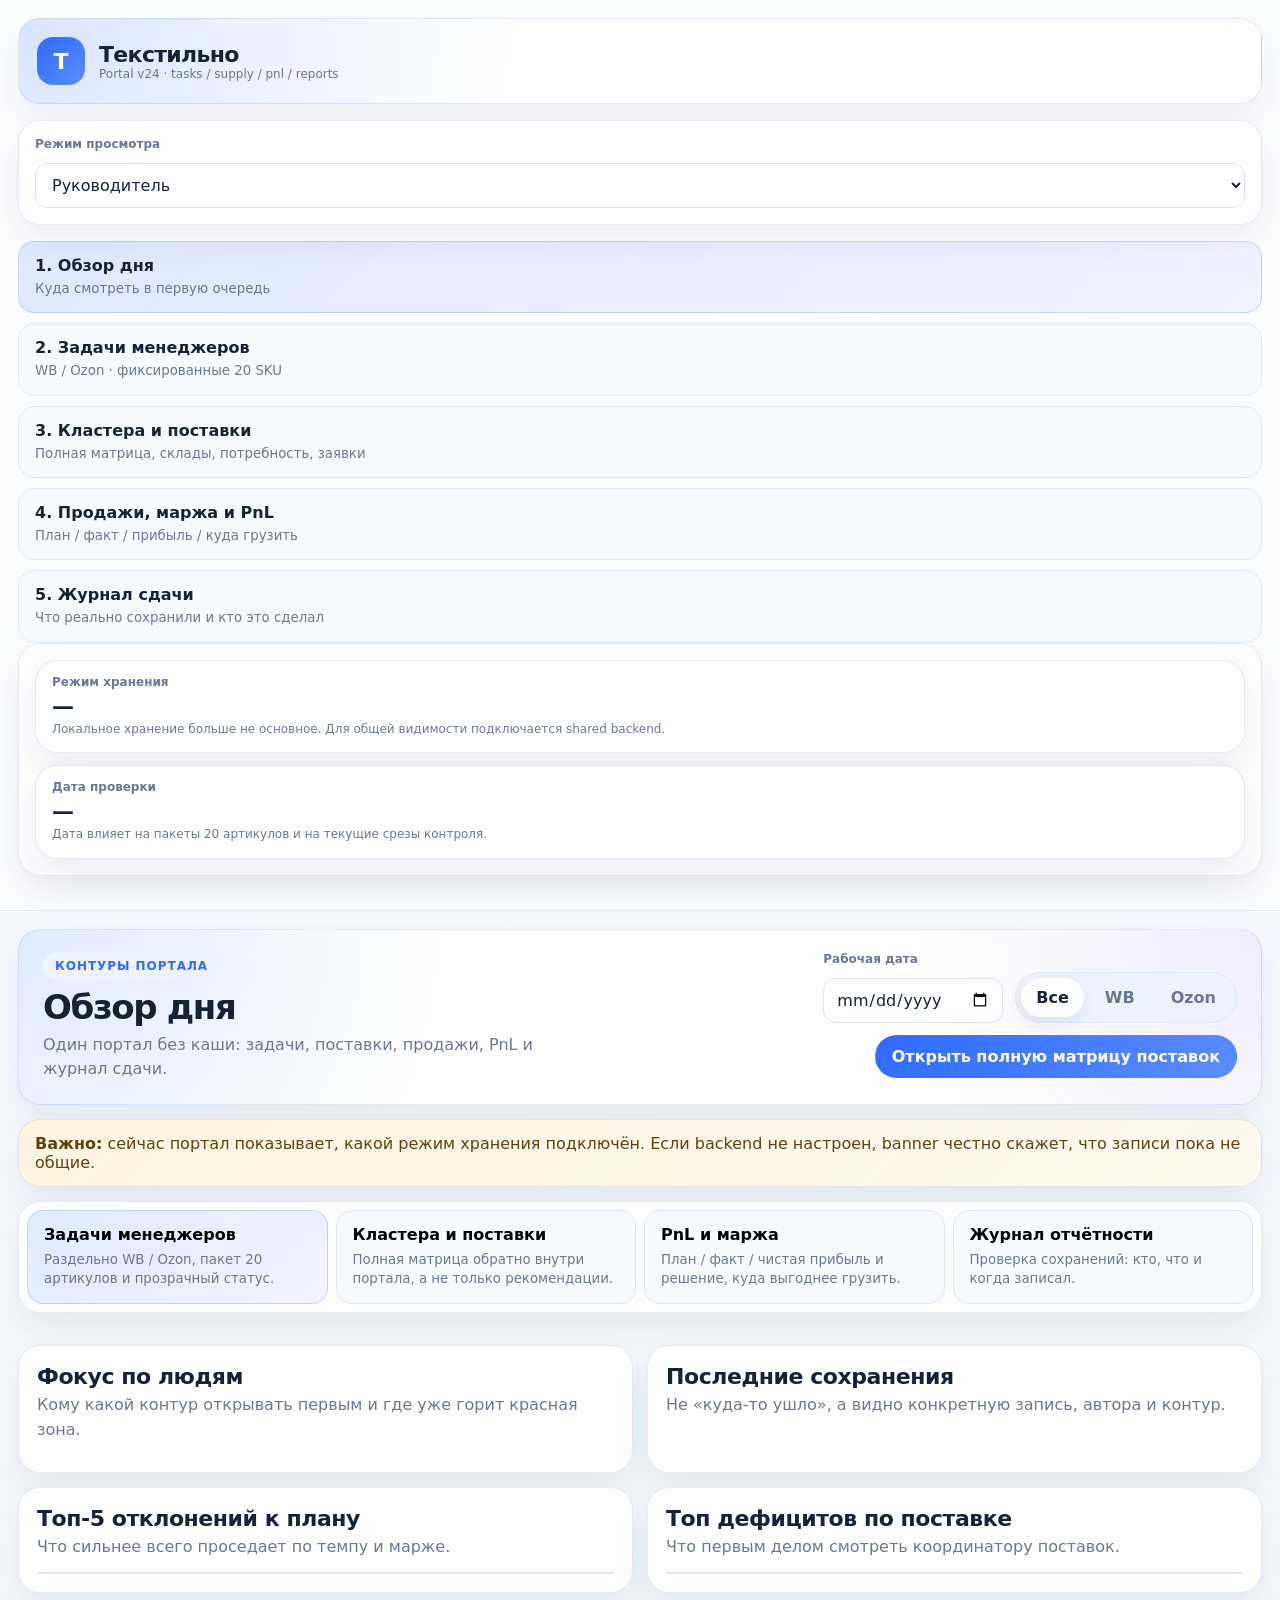
<file: index.html>
<!DOCTYPE html>
<html lang="ru">
<head>
  <meta charset="UTF-8" />
  <meta name="viewport" content="width=device-width, initial-scale=1.0" />
  <title>Текстильно · Portal v24</title>
  <meta name="description" content="Портал Текстильно: задачи менеджеров, кластера и поставки, продажи, PnL и журнал сдачи." />
  <link rel="stylesheet" href="portal.css?v=v36-worklog-fix" />
  <script src="config.js?v=v36-worklog-fix"></script>
  <script defer src="shared-storage.js?v=v36-worklog-fix"></script>
  <script defer src="portal.js?v=v36-worklog-fix"></script>
</head>
<body>
  <div class="portal-shell">
    <aside class="sidebar">
      <div class="brand-block">
        <div class="brand-mark">Т</div>
        <div>
          <div class="brand-name">Текстильно</div>
          <div class="brand-sub">Portal v24 · tasks / supply / pnl / reports</div>
        </div>
      </div>

      <section class="side-section">
        <label class="field">
          <span>Режим просмотра</span>
          <select id="roleSelect">
            <option value="leader">Руководитель</option>
            <option value="manager_wb">Менеджер WB</option>
            <option value="manager_ozon">Менеджер Ozon</option>
            <option value="coordinator_supply">Координатор поставок</option>
          </select>
        </label>
      </section>

      <nav class="main-nav" id="mainNav">
        <button class="nav-link active" data-view="dashboard"><span>1. Обзор дня</span><small>Куда смотреть в первую очередь</small></button>
        <button class="nav-link" data-view="tasks"><span>2. Задачи менеджеров</span><small>WB / Ozon · фиксированные 20 SKU</small></button>
        <button class="nav-link" data-view="supply"><span>3. Кластера и поставки</span><small>Полная матрица, склады, потребность, заявки</small></button>
        <button class="nav-link" data-view="control"><span>4. Продажи, маржа и PnL</span><small>План / факт / прибыль / куда грузить</small></button>
        <button class="nav-link" data-view="reports"><span>5. Журнал сдачи</span><small>Что реально сохранили и кто это сделал</small></button>
      </nav>

      <section class="side-section compact-cards">
        <article class="mini-card">
          <span>Режим хранения</span>
          <strong id="storageModeLabel">—</strong>
          <small>Локальное хранение больше не основное. Для общей видимости подключается shared backend.</small>
        </article>
        <article class="mini-card">
          <span>Дата проверки</span>
          <strong id="currentDateLabel">—</strong>
          <small>Дата влияет на пакеты 20 артикулов и на текущие срезы контроля.</small>
        </article>
      </section>
    </aside>

    <div class="content-shell">
      <header class="topbar">
        <div>
          <div class="eyebrow">Контуры портала</div>
          <h1 id="pageTitle">Обзор дня</h1>
          <p id="pageSubtitle">Один портал без каши: задачи, поставки, продажи, PnL и журнал сдачи.</p>
        </div>
        <div class="topbar-actions">
          <label class="field compact">
            <span>Рабочая дата</span>
            <input id="workDateInput" type="date" />
          </label>
          <div class="segmented" id="platformToggle">
            <button class="seg-btn active" data-platform="All" type="button">Все</button>
            <button class="seg-btn" data-platform="WB" type="button">WB</button>
            <button class="seg-btn" data-platform="Ozon" type="button">Ozon</button>
          </div>
          <a class="btn btn-primary" id="openSupplyFullLink" href="nina.html">Открыть полную матрицу поставок</a>
        </div>
      </header>

      <section class="sync-banner" id="syncBanner">
        <strong>Важно:</strong> сейчас портал показывает, какой режим хранения подключён. Если backend не настроен, banner честно скажет, что записи пока не общие.
      </section>

      <section class="contour-strip" id="contourStrip">
        <button class="contour-tile active" data-view="tasks" type="button">
          <strong>Задачи менеджеров</strong>
          <small>Раздельно WB / Ozon, пакет 20 артикулов и прозрачный статус.</small>
        </button>
        <button class="contour-tile" data-view="supply" type="button">
          <strong>Кластера и поставки</strong>
          <small>Полная матрица обратно внутри портала, а не только рекомендации.</small>
        </button>
        <button class="contour-tile" data-view="control" type="button">
          <strong>PnL и маржа</strong>
          <small>План / факт / чистая прибыль и решение, куда выгоднее грузить.</small>
        </button>
        <button class="contour-tile" data-view="reports" type="button">
          <strong>Журнал отчётности</strong>
          <small>Проверка сохранений: кто, что и когда записал.</small>
        </button>
      </section>

      <main class="views">
        <section class="view active" id="view-dashboard">
          <section class="kpi-grid" id="dashboardCards"></section>

          <section class="two-col">
            <article class="panel">
              <div class="panel-head">
                <div>
                  <h2>Фокус по людям</h2>
                  <p>Кому какой контур открывать первым и где уже горит красная зона.</p>
                </div>
              </div>
              <div id="peopleFocus" class="stack-list"></div>
            </article>

            <article class="panel">
              <div class="panel-head">
                <div>
                  <h2>Последние сохранения</h2>
                  <p>Не «куда-то ушло», а видно конкретную запись, автора и контур.</p>
                </div>
              </div>
              <div id="activityFeed" class="activity-feed"></div>
            </article>
          </section>

          <section class="two-col">
            <article class="panel">
              <div class="panel-head">
                <div>
                  <h2>Топ-5 отклонений к плану</h2>
                  <p>Что сильнее всего проседает по темпу и марже.</p>
                </div>
              </div>
              <div id="dashboardDeviations" class="simple-table-wrap"></div>
            </article>

            <article class="panel">
              <div class="panel-head">
                <div>
                  <h2>Топ дефицитов по поставке</h2>
                  <p>Что первым делом смотреть координатору поставок.</p>
                </div>
              </div>
              <div id="dashboardSupply" class="simple-table-wrap"></div>
            </article>
          </section>
        </section>

        <section class="view" id="view-tasks">
          <section class="panel panel-margin">
            <div class="panel-head panel-head-spread">
              <div>
                <h2>Пакет задач на день</h2>
                <p id="taskPackMeta">Фиксируем пакет по 20 артикулов. Менеджер отмечает только статус и комментарий.</p>
              </div>
              <div class="toolbar compact-toolbar">
                <label class="field compact">
                  <span>Статус</span>
                  <select id="taskStatusFilter">
                    <option value="all">Все</option>
                    <option value="todo">Не начато</option>
                    <option value="in_progress">В работе</option>
                    <option value="done">Готово</option>
                    <option value="need_help">Нужна помощь</option>
                  </select>
                </label>
                <label class="field search-field">
                  <span>Поиск</span>
                  <input id="taskSearchInput" type="search" placeholder="Артикул, товар, задача" />
                </label>
                <button class="btn btn-ghost" id="saveDailySummaryBtn" type="button">Сохранить срез дня</button>
              </div>
            </div>
            <div id="taskManagerCard" class="manager-focus-card"></div>
            <div class="table-scroll" id="tasksTableWrap"></div>
          </section>
        </section>

        <section class="view" id="view-supply">
          <section class="kpi-grid" id="supplyCards"></section>

          <section class="two-col supply-layout">
            <article class="panel">
              <div class="panel-head">
                <div>
                  <h2>Топ дефицитов</h2>
                  <p>Короткий управленческий срез до полной матрицы: куда сейчас не хватает товара.</p>
                </div>
                <a class="btn btn-ghost" href="nina.html">Открыть отдельно</a>
              </div>
              <div id="supplyDeficitsTable" class="simple-table-wrap"></div>
            </article>

            <article class="panel">
              <div class="panel-head">
                <div>
                  <h2>Потребность по кластерам</h2>
                  <p>Суммарно по кластерам: нужно, запас, спрос/день.</p>
                </div>
              </div>
              <div id="clusterNeedTable" class="simple-table-wrap"></div>
            </article>
          </section>

          <section class="panel panel-margin supply-matrix-panel">
            <div class="panel-head panel-head-spread">
              <div>
                <h2>Полная форма кластеров и поставок</h2>
                <p>Возвращена прямо в портал: кластеры, склады, заказы 7/14/28, запас, производство, закупка, рекомендуемое количество и заявки.</p>
              </div>
              <a class="btn btn-ghost" href="nina.html">Открыть в отдельной вкладке</a>
            </div>
            <div class="embedded-note">Если нужно работать в полный экран или выгружать Excel для Вартана — открой матрицу отдельно. Ниже та же форма встроена внутрь портала.</div>
            <iframe id="supplyMatrixFrame" class="supply-frame" src="nina.html?embed=1"></iframe>
          </section>
        </section>

        <section class="view" id="view-control">
          <section class="kpi-grid" id="pnlCards"></section>

          <section class="two-col control-top">
            <article class="panel chart-panel">
              <div class="panel-head panel-head-spread">
                <div>
                  <h2>План vs факт по дням</h2>
                  <p>Выбираем SKU и видим, как реально идет темп относительно плана.</p>
                </div>
                <div class="toolbar compact-toolbar">
                  <label class="field compact wide-select">
                    <span>Артикул</span>
                    <select id="chartArticleSelect"></select>
                  </label>
                  <div class="segmented" id="metricToggle">
                    <button class="seg-btn active" data-metric="orders" type="button">Заказы</button>
                    <button class="seg-btn" data-metric="revenue" type="button">Выручка</button>
                  </div>
                </div>
              </div>
              <div id="chartMeta" class="chart-meta">—</div>
              <div id="lineChart" class="line-chart"></div>
            </article>

            <article class="panel">
              <div class="panel-head">
                <div>
                  <h2>Куда выгоднее грузить</h2>
                  <p>Смотрим не только темп, но и маржу/PnL: при ограниченном остатке куда реально выгоднее отдавать товар.</p>
                </div>
              </div>
              <div id="marginCompareTable" class="simple-table-wrap"></div>
            </article>
          </section>

          <section class="two-col">
            <article class="panel">
              <div class="panel-head">
                <div>
                  <h2>PnL и маржинальность в фокусе</h2>
                  <p>Сводка по артикулам, где разница между WB и Ozon уже влияет на решение по отгрузке.</p>
                </div>
              </div>
              <div id="pnlFocusTable" class="simple-table-wrap"></div>
            </article>

            <article class="panel">
              <div class="panel-head">
                <div>
                  <h2>Красная зона к плану</h2>
                  <p>Отдельно от дневных задач: это то, что уже бьет по продажам, марже и чистой прибыли.</p>
                </div>
              </div>
              <div id="controlDeviationTable" class="simple-table-wrap"></div>
            </article>
          </section>
        </section>

        <section class="view" id="view-reports">
          <section class="panel panel-margin">
            <div class="panel-head panel-head-spread">
              <div>
                <h2>Журнал отчетности</h2>
                <p>Главная проверка удобства: видно ли, кто и что сохранил.</p>
              </div>
              <div class="toolbar compact-toolbar">
                <span class="sync-note" id="syncStatusNote">Синхронизация…</span>
                <button class="btn btn-ghost" id="refreshSharedBtn" type="button">Обновить из Supabase</button>
                <button class="btn btn-ghost" id="exportReportsBtn" type="button">Экспорт JSON</button>
                <label class="btn btn-ghost btn-file" for="importReportsInput">Импорт JSON<input id="importReportsInput" type="file" accept=".json" /></label>
              </div>
            </div>
            <div class="report-summary" id="reportSummary"></div>
            <div id="reportsTable" class="simple-table-wrap"></div>
          </section>
        </section>
      </main>
    </div>
  </div>
</body>
</html>
</file>
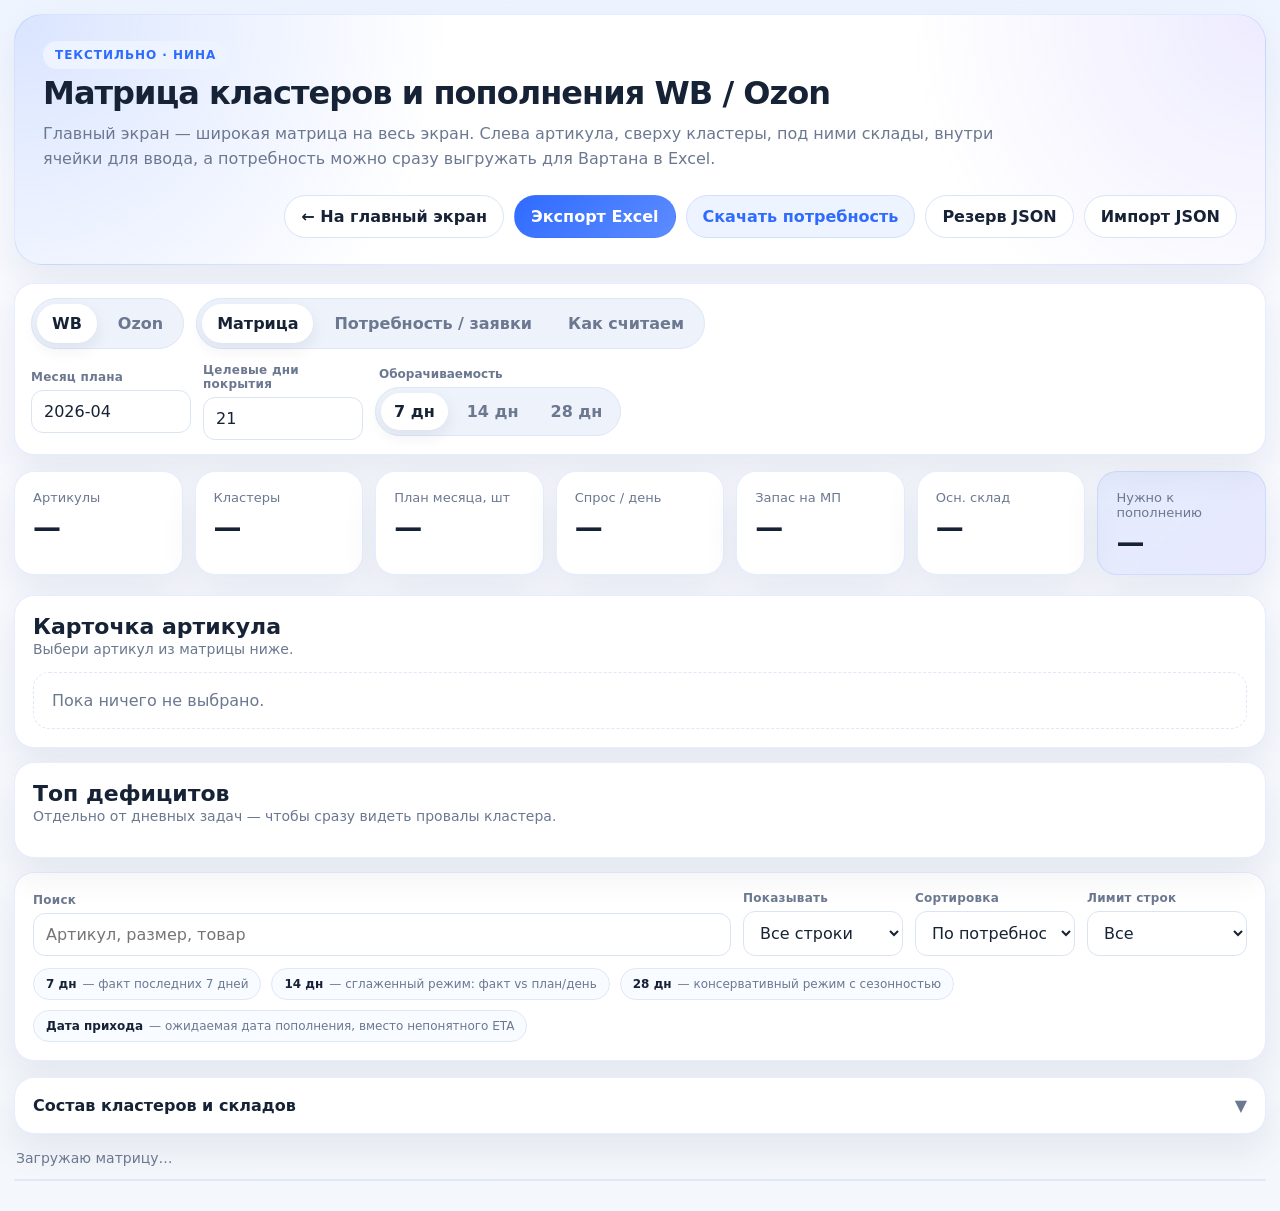
<file: nina.html>
<!DOCTYPE html>
<html lang="ru">
<head>
  <meta charset="UTF-8" />
  <meta name="viewport" content="width=device-width, initial-scale=1.0" />
  <title>Текстильно — Нина · матрица кластеров и пополнения</title>
  <meta name="description" content="Полноэкранная матрица кластеров WB и Ozon для Нины: кластеры, склады, план месяца, оборачиваемость 7/14/28, запасы, производство, закупка и заявки." />
  <link rel="stylesheet" href="nina.css?v=v34-live-refresh" />
  <script src="config.js?v=v34-live-refresh"></script>
  <script defer src="shared-storage.js?v=v34-live-refresh"></script>
  <script defer src="nina.js?v=v34-live-refresh"></script>
</head>
<body>
  <div class="nina-page">
    <header class="hero">
      <div class="hero-copy">
        <span class="eyebrow">Текстильно · Нина</span>
        <h1>Матрица кластеров и пополнения WB / Ozon</h1>
        <p>Главный экран — широкая матрица на весь экран. Слева артикула, сверху кластеры, под ними склады, внутри ячейки для ввода, а потребность можно сразу выгружать для Вартана в Excel.</p>
      </div>
      <div class="hero-actions">
        <a class="btn btn-ghost" href="index.html">← На главный экран</a>
        <button class="btn btn-primary" id="exportExcelBtn" type="button">Экспорт Excel</button>
        <button class="btn btn-primary-soft" id="exportNeedBtn" type="button">Скачать потребность</button>
        <button class="btn btn-ghost" id="exportAllBtn" type="button">Резерв JSON</button>
        <label class="btn btn-ghost btn-file" for="importAllInput">Импорт JSON<input id="importAllInput" type="file" accept=".json" /></label>
      </div>
    </header>

    <section class="nav-bar">
      <div class="nav-left">
        <div class="segmented" id="platformToggle">
          <button type="button" class="seg-btn active" data-platform="WB">WB</button>
          <button type="button" class="seg-btn" data-platform="Ozon">Ozon</button>
        </div>
        <div class="segmented" id="pageToggle">
          <button type="button" class="seg-btn active" data-page="matrix">Матрица</button>
          <button type="button" class="seg-btn" data-page="orders">Потребность / заявки</button>
          <button type="button" class="seg-btn" data-page="formula">Как считаем</button>
        </div>
      </div>

      <div class="nav-right">
        <label class="field compact">
          <span>Месяц плана</span>
          <input id="reportMonthBadge" type="text" disabled />
        </label>
        <label class="field compact">
          <span>Целевые дни покрытия</span>
          <input id="targetDaysInput" type="number" min="7" max="90" step="1" value="21" />
        </label>
        <div class="mode-box">
          <span class="mode-label">Оборачиваемость</span>
          <div class="segmented segmented-small" id="turnoverToggle">
            <button type="button" class="seg-btn active" data-turnover-mode="7">7 дн</button>
            <button type="button" class="seg-btn" data-turnover-mode="14">14 дн</button>
            <button type="button" class="seg-btn" data-turnover-mode="28">28 дн</button>
          </div>
        </div>
      </div>
    </section>

    <section class="cards">
      <article class="card metric">
        <span>Артикулы</span>
        <strong id="sumArticles">—</strong>
      </article>
      <article class="card metric">
        <span>Кластеры</span>
        <strong id="sumClusters">—</strong>
      </article>
      <article class="card metric">
        <span>План месяца, шт</span>
        <strong id="sumPlanMonth">—</strong>
      </article>
      <article class="card metric">
        <span id="sumDailyCaption">Спрос / день</span>
        <strong id="sumDaily">—</strong>
      </article>
      <article class="card metric">
        <span>Запас на МП</span>
        <strong id="sumStock">—</strong>
      </article>
      <article class="card metric">
        <span>Осн. склад</span>
        <strong id="sumMainStock">—</strong>
      </article>
      <article class="card metric highlight">
        <span id="sumNeedCaption">Нужно к пополнению</span>
        <strong id="sumNeed">—</strong>
      </article>
    </section>

    <main class="page-panels">
      <section class="page-panel active" id="page-matrix">
        <div class="top-strip">
          <article class="panel selected-panel">
            <div class="panel-head">
              <div>
                <h2>Карточка артикула</h2>
                <p id="selectedSubtitle">Выбери артикул из матрицы ниже.</p>
              </div>
            </div>
            <div id="selectedArticleCard" class="selected-card empty">Пока ничего не выбрано.</div>
          </article>

          <article class="panel deficits-panel">
            <div class="panel-head">
              <div>
                <h2>Топ дефицитов</h2>
                <p id="topDeficitsCaption">Отдельно от дневных задач — чтобы сразу видеть провалы кластера.</p>
              </div>
            </div>
            <div id="topDeficitsList" class="deficit-list"></div>
          </article>
        </div>

        <div class="panel toolbar-panel">
          <div class="toolbar">
            <label class="field search">
              <span>Поиск</span>
              <input type="search" id="searchInput" placeholder="Артикул, размер, товар" />
            </label>
            <label class="field compact wide-control">
              <span>Показывать</span>
              <select id="showModeSelect">
                <option value="all">Все строки</option>
                <option value="need">Только где есть потребность</option>
                <option value="priority">Только критично / высокий</option>
                <option value="manual">Только где есть внесенные данные</option>
              </select>
            </label>
            <label class="field compact wide-control">
              <span>Сортировка</span>
              <select id="sortSelect">
                <option value="need">По потребности</option>
                <option value="priority">По приоритету</option>
                <option value="daily">По спросу / день</option>
                <option value="month">По плану месяца</option>
                <option value="article">По артикулу</option>
              </select>
            </label>
            <label class="field compact wide-control">
              <span>Лимит строк</span>
              <select id="rowLimitSelect">
                <option value="100">100</option>
                <option value="250">250</option>
                <option value="500">500</option>
                <option value="9999" selected>Все</option>
              </select>
            </label>
          </div>

          <div class="legend-bar">
            <span class="legend-chip"><strong>7 дн</strong> — факт последних 7 дней</span>
            <span class="legend-chip"><strong>14 дн</strong> — сглаженный режим: факт vs план/день</span>
            <span class="legend-chip"><strong>28 дн</strong> — консервативный режим с сезонностью</span>
            <span class="legend-chip"><strong>Дата прихода</strong> — ожидаемая дата пополнения, вместо непонятного ETA</span>
          </div>
        </div>

        <details class="panel cluster-guide-panel">
          <summary>Состав кластеров и складов</summary>
          <div id="clusterGuide" class="cluster-guide-grid"></div>
        </details>

        <div class="table-meta" id="matrixMeta">Загружаю матрицу…</div>
        <div class="matrix-fullbleed">
        <div class="matrix-wrap" id="matrixWrap">
          <table class="matrix-table">
            <thead id="matrixHead"></thead>
            <tbody id="matrixBody"></tbody>
          </table>
        </div>
        </div>
      </section>

      <section class="page-panel" id="page-orders">
        <div class="orders-layout">
          <article class="panel order-form-panel">
            <div class="panel-head">
              <div>
                <h2>Потребность и заявка на товар</h2>
                <p>Сверху — компактная форма заявки. Ниже в Excel можно выгрузить всю потребность по текущей площадке, чтобы Вартан сразу видел, что и куда нужно отгружать.</p>
              </div>
            </div>
            <form id="orderForm" class="stack-form">
              <div class="field-grid field-grid-4">
                <label class="field">
                  <span>Артикул</span>
                  <select id="orderArticleSelect"></select>
                </label>
                <label class="field">
                  <span>Кластер</span>
                  <select id="orderClusterSelect"></select>
                </label>
                <label class="field compact">
                  <span>Реком. к заказу</span>
                  <input id="orderRecommendedInput" type="number" disabled />
                </label>
                <label class="field compact">
                  <span>Заказать</span>
                  <input id="orderQtyInput" type="number" min="0" step="1" />
                </label>
              </div>

              <div class="field-grid field-grid-4">
                <label class="field compact">
                  <span>Источник</span>
                  <select id="orderSourceSelect">
                    <option value="main-stock">Осн. склад</option>
                    <option value="production">Производство</option>
                    <option value="procurement">Закупка</option>
                    <option value="mix">Комбинированно</option>
                  </select>
                </label>
                <label class="field compact">
                  <span>Приоритет</span>
                  <select id="orderPrioritySelect">
                    <option value="critical">Критично</option>
                    <option value="high">Высокий</option>
                    <option value="medium">Средний</option>
                    <option value="low">Низкий</option>
                  </select>
                </label>
                <label class="field compact">
                  <span>Дата прихода</span>
                  <input id="orderEtaInput" type="date" />
                </label>
                <label class="field">
                  <span>Комментарий</span>
                  <input id="orderCommentInput" type="text" placeholder="Кто делает, где риск, откуда закрываем" />
                </label>
              </div>

              <div class="form-actions">
                <button class="btn btn-primary" type="submit">Сохранить заявку</button>
                <button class="btn btn-ghost" id="resetOrderBtn" type="button">Очистить</button>
              </div>
            </form>

            <div class="order-reco-panel">
              <div class="panel-head order-subhead">
                <div>
                  <h3>Рекомендуемое к заказу по кластерам</h3>
                  <p id="orderRecommendationMeta">Расчет идет по текущему горизонту 7 / 14 / 28 дней и продажам по кластерам.</p>
                </div>
              </div>
              <div class="list-wrap">
                <table class="simple-table">
                  <thead>
                    <tr>
                      <th>Кластер</th>
                      <th>Продажи 7д</th>
                      <th>Продажи 14д</th>
                      <th>Спрос / день</th>
                      <th>Доступно</th>
                      <th>Оборач.</th>
                      <th>Формула</th>
                      <th>Реком. к заказу</th>
                      <th></th>
                    </tr>
                  </thead>
                  <tbody id="orderRecommendationBody"></tbody>
                </table>
              </div>
            </div>
          </article>

          <article class="panel order-table-panel">
            <div class="panel-head">
              <div>
                <h2>Журнал заявок и внесенных решений</h2>
                <p>И журнал, и вся потребность по кластерам уходят в Excel-выгрузку.</p>
              </div>
            </div>
            <div class="list-wrap">
              <table class="simple-table">
                <thead>
                  <tr>
                    <th>Дата</th>
                    <th>Платформа</th>
                    <th>Артикул / WB</th>
                    <th>Ozon арт.</th>
                    <th>Кластер</th>
                    <th>Реком.</th>
                    <th>Кол-во</th>
                    <th>Источник</th>
                    <th>Дата прихода</th>
                    <th>Комментарий</th>
                  </tr>
                </thead>
                <tbody id="ordersBody"></tbody>
              </table>
            </div>
          </article>
        </div>
      </section>

      <section class="page-panel" id="page-formula">
        <div class="formula-grid">
          <article class="formula-card">
            <h2>Как считаем 7 / 14 / 28 дней</h2>
            <ul>
              <li><strong>7 дн</strong> — оборачиваемость по фактическому среднему последних 7 дней.</li>
              <li><strong>14 дн</strong> — сглаженный режим: берем максимум между фактом 7 дней и планом дня по месяцу. Колонка «Продажи 14д» показывает двухнедельный объем на базе текущего темпа продаж.</li>
              <li><strong>28 дн</strong> — стратегический режим: берем максимум между фактом и планом дня с учетом сезонности.</li>
            </ul>
            <p>Переключатель сверху меняет не только показатель оборачиваемости, но и расчет потребности к пополнению.</p>
          </article>

          <article class="formula-card">
            <h2>Формула потребности</h2>
            <ol>
              <li><strong>План месяца, шт</strong> = план/день × рабочие дни месяца.</li>
              <li><strong>Доступно</strong> = запас на МП + в пути + производство + закупка.</li>
              <li><strong>Потребность</strong> = max(0, спрос на выбранном горизонте × целевые дни − доступно). В матрице это теперь видно отдельной колонкой «Расчёт».</li>
            </ol>
            <p>Сезонность заложена через план месяца. Поэтому в режиме 28 дней матрица ведет себя осторожнее и раньше показывает дефицит.</p>
          </article>

          <article class="formula-card wide">
            <h2>Какие склады входят в кластеры</h2>
            <p>Ниже показываем именно то, что пришло в исходных выгрузках. Если по WB склад не назван, значит в источнике строка была агрегирована только на уровне кластера.</p>
            <div id="formulaClusters" class="cluster-guide-grid"></div>
          </article>
        </div>
      </section>
    </main>

    <div id="toast" class="toast" hidden></div>
  </div>
</body>
</html>
</file>
<file: portal.css>
:root {
  --bg: #f4f7fb;
  --panel: #ffffff;
  --line: rgba(41, 80, 154, 0.12);
  --line-strong: #d8e1f0;
  --text: #162235;
  --muted: #6b7890;
  --blue: #2f6bff;
  --blue-soft: #edf4ff;
  --green: #166534;
  --green-soft: #ebf9ef;
  --amber: #a66500;
  --amber-soft: #fff3dc;
  --red: #b42318;
  --red-soft: #ffe8e8;
  --shadow: 0 16px 36px rgba(20, 40, 90, 0.08);
  --radius-xl: 28px;
  --radius-lg: 22px;
  --radius-md: 16px;
  --radius-sm: 12px;
  --font: Inter, ui-sans-serif, system-ui, -apple-system, BlinkMacSystemFont, "Segoe UI", sans-serif;
}

* { box-sizing: border-box; }
html, body { margin: 0; padding: 0; }
body {
  min-height: 100vh;
  background: linear-gradient(180deg, #eef4ff 0%, #f8faff 180px, var(--bg) 100%);
  color: var(--text);
  font-family: var(--font);
}
button, input, select, textarea { font: inherit; }
a { color: inherit; text-decoration: none; }

.portal-shell {
  display: grid;
  grid-template-columns: 320px minmax(0, 1fr);
  min-height: 100vh;
}

.sidebar {
  position: sticky;
  top: 0;
  height: 100vh;
  padding: 18px;
  background: rgba(255,255,255,.78);
  backdrop-filter: blur(16px);
  border-right: 1px solid var(--line);
  overflow-y: auto;
}

.content-shell {
  padding: 18px;
  min-width: 0;
}

.brand-block,
.side-section,
.mini-card,
.topbar,
.sync-banner,
.contour-strip,
.panel,
.kpi-card,
.summary-tile,
.person-card,
.activity-item {
  background: var(--panel);
  border: 1px solid var(--line);
  box-shadow: var(--shadow);
  border-radius: var(--radius-lg);
}

.brand-block {
  display: flex;
  gap: 14px;
  align-items: center;
  padding: 18px;
  margin-bottom: 16px;
  background:
    radial-gradient(circle at top left, rgba(47,107,255,.18), transparent 40%),
    #fff;
}
.brand-mark {
  width: 48px;
  height: 48px;
  border-radius: 16px;
  display: grid;
  place-items: center;
  background: linear-gradient(135deg, var(--blue), #5d8cff);
  color: #fff;
  font-weight: 800;
  font-size: 22px;
}
.brand-name {
  font-weight: 800;
  font-size: 22px;
  letter-spacing: -.03em;
}
.brand-sub {
  color: var(--muted);
  font-size: 12px;
}

.side-section {
  padding: 16px;
  margin-bottom: 16px;
}

.main-nav {
  display: grid;
  gap: 10px;
}
.nav-link {
  width: 100%;
  text-align: left;
  padding: 14px 16px;
  border-radius: 16px;
  border: 1px solid #dde6f7;
  background: #f7faff;
  cursor: pointer;
  color: var(--text);
  transition: .15s ease;
}
.nav-link span {
  display: block;
  font-weight: 800;
  margin-bottom: 4px;
}
.nav-link small {
  display: block;
  color: var(--muted);
  line-height: 1.45;
}
.nav-link:hover { transform: translateY(-1px); }
.nav-link.active {
  background: linear-gradient(135deg, rgba(47,107,255,.14), rgba(109,94,252,.08));
  border-color: rgba(47,107,255,.22);
}

.compact-cards {
  display: grid;
  gap: 12px;
}
.mini-card {
  padding: 14px 16px;
}
.mini-card span,
.summary-tile span,
.kpi-card span,
.stat span,
.field span {
  display: block;
  color: var(--muted);
  font-size: 12px;
  font-weight: 700;
  margin-bottom: 6px;
}
.mini-card strong,
.summary-tile strong,
.kpi-card strong,
.stat strong {
  display: block;
  font-size: 22px;
  line-height: 1.05;
  letter-spacing: -.03em;
}
.mini-card small,
.summary-tile small,
.kpi-card small {
  color: var(--muted);
  font-size: 12px;
  line-height: 1.45;
}

.topbar {
  padding: 22px 24px;
  display: flex;
  justify-content: space-between;
  gap: 20px;
  align-items: flex-start;
  margin-bottom: 14px;
  background:
    radial-gradient(circle at top left, rgba(47,107,255,.15), transparent 34%),
    radial-gradient(circle at top right, rgba(109,94,252,.12), transparent 28%),
    #fff;
}
.eyebrow {
  display: inline-flex;
  align-items: center;
  border-radius: 999px;
  padding: 7px 12px;
  background: var(--blue-soft);
  color: var(--blue);
  font-size: 12px;
  font-weight: 800;
  letter-spacing: .08em;
  text-transform: uppercase;
}
.topbar h1 {
  margin: 10px 0 8px;
  font-size: 34px;
  line-height: 1.03;
  letter-spacing: -.04em;
}
.topbar p {
  margin: 0;
  color: var(--muted);
  max-width: 920px;
  line-height: 1.55;
}
.topbar-actions {
  display: flex;
  gap: 12px;
  align-items: end;
  flex-wrap: wrap;
  justify-content: flex-end;
}

.field {
  display: flex;
  flex-direction: column;
  gap: 6px;
  min-width: 0;
}
.field input,
.field select,
.field textarea {
  width: 100%;
  border: 1px solid #dbe4f3;
  border-radius: 12px;
  background: #fff;
  color: var(--text);
  padding: 11px 12px;
  outline: none;
}
.field input:focus,
.field select:focus,
.field textarea:focus {
  border-color: rgba(47,107,255,.42);
  box-shadow: 0 0 0 4px rgba(47,107,255,.10);
}
.field.compact { width: 180px; }
.search-field { min-width: 300px; }
.wide-select { min-width: 280px; }

.segmented {
  display: inline-flex;
  gap: 6px;
  background: #edf2fb;
  border: 1px solid #dde7f8;
  border-radius: 999px;
  padding: 5px;
  flex-wrap: wrap;
}
.seg-btn {
  border: none;
  background: transparent;
  border-radius: 999px;
  padding: 10px 15px;
  cursor: pointer;
  color: var(--muted);
  font-weight: 700;
  transition: .15s ease;
}
.seg-btn.active {
  background: #fff;
  color: var(--text);
  box-shadow: 0 6px 16px rgba(24, 39, 75, .08);
}

.btn {
  border: 1px solid var(--line-strong);
  background: #fff;
  color: var(--text);
  border-radius: 999px;
  padding: 11px 16px;
  font-weight: 700;
  cursor: pointer;
  transition: .15s ease;
  white-space: nowrap;
}
.btn:hover { transform: translateY(-1px); box-shadow: 0 10px 22px rgba(20, 40, 90, .08); }
.btn-primary { background: linear-gradient(135deg, var(--blue), #5d8cff); color: #fff; border-color: transparent; }
.btn-ghost { background: #fff; }
.btn-file input { display: none; }

.sync-banner {
  padding: 14px 16px;
  margin-bottom: 14px;
  color: #5c4310;
  background: linear-gradient(135deg, rgba(255,243,220,.9), rgba(255,249,238,.92));
}
.sync-banner.shared {
  color: var(--green);
  background: linear-gradient(135deg, rgba(235,249,239,.95), rgba(244,255,247,.96));
}

.contour-strip {
  padding: 8px;
  display: grid;
  grid-template-columns: repeat(4, minmax(0, 1fr));
  gap: 8px;
  margin-bottom: 16px;
}
.contour-tile {
  border: none;
  border-radius: 16px;
  padding: 14px 16px;
  background: #f7faff;
  border: 1px solid #dde6f7;
  text-align: left;
  cursor: pointer;
}
.contour-tile strong { display: block; margin-bottom: 6px; }
.contour-tile small { display: block; color: var(--muted); line-height: 1.45; }
.contour-tile.active { background: linear-gradient(135deg, rgba(47,107,255,.14), rgba(109,94,252,.08)); border-color: rgba(47,107,255,.22); }

.views { min-width: 0; }
.view { display: none; }
.view.active { display: block; }

.kpi-grid {
  display: grid;
  grid-template-columns: repeat(auto-fit, minmax(160px, 1fr));
  gap: 12px;
  margin-bottom: 16px;
}
.kpi-card {
  padding: 18px 18px 16px;
}
.kpi-card.highlight {
  background: linear-gradient(135deg, rgba(47,107,255,.11), rgba(109,94,252,.09));
}

.two-col {
  display: grid;
  grid-template-columns: repeat(2, minmax(0, 1fr));
  gap: 14px;
  margin-bottom: 14px;
}
.supply-layout { align-items: start; }
.control-top { align-items: start; }
.panel {
  padding: 18px;
  min-width: 0;
}
.panel-margin { margin-bottom: 14px; }
.panel-head {
  display: flex;
  justify-content: space-between;
  gap: 12px;
  align-items: flex-start;
  margin-bottom: 12px;
}
.panel-head-spread { align-items: center; }
.panel h2 {
  margin: 0;
  font-size: 22px;
  letter-spacing: -.02em;
}
.panel p {
  margin: 4px 0 0;
  color: var(--muted);
  line-height: 1.55;
}
.toolbar {
  display: flex;
  gap: 10px;
  flex-wrap: wrap;
  align-items: end;
}
.compact-toolbar { justify-content: flex-end; }

.stack-list,
.activity-feed {
  display: grid;
  gap: 12px;
}
.person-card,
.activity-item {
  padding: 14px 16px;
}
.person-card h3,
.activity-head strong { margin: 0 0 6px; }
.person-card p,
.activity-item p { margin: 0; color: var(--muted); line-height: 1.5; }
.person-stats {
  display: flex;
  gap: 8px;
  flex-wrap: wrap;
  margin-top: 10px;
}
.pill-note,
.badge {
  display: inline-flex;
  align-items: center;
  border-radius: 999px;
  padding: 6px 10px;
  font-size: 12px;
  font-weight: 700;
}
.pill-note { background: #f2f6fe; color: var(--muted); }
.badge { background: #f3f6fc; color: var(--muted); }
.badge.critical,
.badge.need_help { background: var(--red-soft); color: var(--red); }
.badge.high { background: var(--amber-soft); color: var(--amber); }
.badge.medium,
.badge.in_progress { background: var(--blue-soft); color: var(--blue); }
.badge.low,
.badge.todo { background: #eef2f8; color: var(--muted); }
.badge.done { background: var(--green-soft); color: var(--green); }

.manager-focus-card {
  padding: 14px 16px;
  border-radius: 16px;
  background: #f7faff;
  border: 1px solid #dde6f7;
  margin-bottom: 12px;
}
.manager-focus-card h3 { margin: 0 0 6px; }
.manager-focus-card p { margin: 0; }
.help-text,
.muted { color: var(--muted); font-size: 12px; line-height: 1.45; }

.table-scroll,
.simple-table-wrap {
  overflow: auto;
  border-radius: 16px;
  border: 1px solid #e0e8f5;
  background: #fff;
}
.simple-table,
.tasks-table {
  width: 100%;
  min-width: 860px;
  border-collapse: collapse;
}
.simple-table th,
.simple-table td,
.tasks-table th,
.tasks-table td {
  padding: 12px 12px;
  border-bottom: 1px solid #edf2f9;
  vertical-align: top;
  text-align: left;
}
.simple-table thead th,
.tasks-table thead th {
  position: sticky;
  top: 0;
  z-index: 1;
  background: #f8fbff;
  color: var(--muted);
  font-size: 12px;
  letter-spacing: .02em;
}
.simple-table tbody tr:hover,
.tasks-table tbody tr:hover {
  background: #fbfdff;
}
.inline-select,
.inline-input {
  width: 100%;
  border: 1px solid #dbe4f3;
  border-radius: 10px;
  padding: 9px 10px;
  background: #fff;
}
.inline-note { min-width: 220px; }

.report-summary {
  display: grid;
  grid-template-columns: repeat(auto-fit, minmax(160px, 1fr));
  gap: 12px;
  margin-bottom: 12px;
}
.summary-tile {
  padding: 16px;
}

.chart-panel { min-height: 420px; }
.chart-meta { color: var(--muted); margin-bottom: 10px; }
.line-chart {
  min-height: 310px;
  border-radius: 16px;
  border: 1px solid #e0e8f5;
  background: linear-gradient(180deg, #fff, #fbfdff);
  padding: 10px;
}

.supply-matrix-panel { padding-bottom: 16px; }
.embedded-note {
  padding: 10px 12px;
  border-radius: 12px;
  background: #f7faff;
  border: 1px solid #dde6f7;
  color: var(--muted);
  margin-bottom: 12px;
}
.supply-frame {
  width: 100%;
  min-height: 1280px;
  border: 1px solid #dbe4f3;
  border-radius: 20px;
  background: #fff;
}

.stat {
  border-radius: 14px;
  padding: 12px 14px;
  background: #f8fbff;
  border: 1px solid #e0e8f5;
}

.negative { color: var(--red); }
.positive { color: var(--green); }

@media (max-width: 1320px) {
  .portal-shell {
    grid-template-columns: 1fr;
  }
  .sidebar {
    position: relative;
    height: auto;
    border-right: none;
    border-bottom: 1px solid var(--line);
  }
}

@media (max-width: 980px) {
  .topbar,
  .panel-head,
  .panel-head-spread {
    flex-direction: column;
    align-items: stretch;
  }
  .two-col {
    grid-template-columns: 1fr;
  }
  .contour-strip {
    grid-template-columns: 1fr 1fr;
  }
  .content-shell,
  .sidebar {
    padding: 12px;
  }
}

@media (max-width: 640px) {
  .contour-strip {
    grid-template-columns: 1fr;
  }
  .topbar h1 {
    font-size: 28px;
  }
  .search-field,
  .wide-select,
  .field.compact {
    width: 100%;
    min-width: 0;
  }
}

.manager-card-grid {
  display: flex;
  justify-content: space-between;
  gap: 16px;
  align-items: flex-start;
}
.planner-toolbar {
  display: flex;
  gap: 10px;
  flex-wrap: wrap;
  align-items: center;
  justify-content: flex-end;
}
.planner-note {
  color: var(--muted);
  font-size: 12px;
  max-width: 320px;
  line-height: 1.45;
}
.inline-readonly {
  display: block;
  padding: 9px 0;
  color: var(--text);
  min-width: 160px;
}
.inline-multiline {
  white-space: normal;
  line-height: 1.45;
}
.tasks-table-wide {
  min-width: 1280px;
}
@media (max-width: 1100px) {
  .manager-card-grid { flex-direction: column; }
  .planner-toolbar { justify-content: flex-start; }
}

.task-calendar-block {
  margin-top: 16px;
  border-top: 1px solid #dde6f7;
  padding-top: 16px;
}
.task-calendar-head {
  display: flex;
  justify-content: space-between;
  align-items: flex-start;
  gap: 12px;
  margin-bottom: 12px;
}
.task-calendar-legend {
  display: flex;
  gap: 8px;
  flex-wrap: wrap;
}
.calendar-legend {
  display: inline-flex;
  align-items: center;
  border-radius: 999px;
  padding: 6px 10px;
  font-size: 12px;
  font-weight: 700;
  background: #eef2f8;
  color: var(--muted);
}
.calendar-legend.done { background: var(--green-soft); color: var(--green); }
.calendar-legend.in_progress { background: var(--blue-soft); color: var(--blue); }
.calendar-legend.planned { background: var(--amber-soft); color: var(--amber); }
.calendar-legend.overdue { background: var(--red-soft); color: var(--red); }
.calendar-legend.need_help { background: #ffe8eb; color: #c64858; }
.task-calendar-grid {
  display: grid;
  grid-template-columns: repeat(auto-fit, minmax(170px, 1fr));
  gap: 10px;
}
.task-calendar-card {
  appearance: none;
  border: 1px solid #dde6f7;
  background: #fff;
  border-radius: 14px;
  padding: 12px;
  text-align: left;
  cursor: pointer;
  transition: transform .12s ease, box-shadow .12s ease, border-color .12s ease;
}
.task-calendar-card:hover {
  transform: translateY(-1px);
  box-shadow: 0 10px 24px rgba(24, 37, 58, 0.08);
}
.task-calendar-card.selected {
  border-color: #4d6cf5;
  box-shadow: 0 0 0 2px rgba(77, 108, 245, 0.16);
}
.task-calendar-card.done { background: linear-gradient(180deg, #f8fff9, #fff); }
.task-calendar-card.in_progress { background: linear-gradient(180deg, #f7fbff, #fff); }
.task-calendar-card.planned { background: linear-gradient(180deg, #fffbf2, #fff); }
.task-calendar-card.overdue,
.task-calendar-card.need_help,
.task-calendar-card.missing { background: linear-gradient(180deg, #fff7f8, #fff); }
.task-calendar-card strong {
  display: block;
  margin: 6px 0;
}
.task-calendar-date-row {
  display: flex;
  justify-content: space-between;
  gap: 8px;
  align-items: center;
}
.task-calendar-date {
  font-size: 12px;
  color: var(--muted);
  text-transform: lowercase;
}
.task-calendar-meta {
  color: var(--muted);
  font-size: 12px;
}
.task-calendar-counts {
  display: flex;
  gap: 10px;
  flex-wrap: wrap;
  margin-top: 10px;
  font-size: 12px;
  color: var(--text);
}
.task-calendar-progress {
  height: 6px;
  border-radius: 999px;
  background: #edf2f9;
  margin-top: 10px;
  overflow: hidden;
}
.task-calendar-progress span {
  display: block;
  height: 100%;
  border-radius: inherit;
  background: linear-gradient(90deg, #4d6cf5, #7f92ff);
}
@media (max-width: 1100px) {
  .task-calendar-head {
    flex-direction: column;
  }
}


.sync-note{font-size:12px;color:#64748b;padding:0 6px;}


.worklog-panel {
  margin-top: 16px;
  border-top: 1px solid #dde6f7;
  padding-top: 16px;
}
.worklog-head {
  display: flex;
  justify-content: space-between;
  align-items: flex-start;
  gap: 12px;
  margin-bottom: 12px;
}
.worklog-grid {
  display: grid;
  grid-template-columns: 150px minmax(260px, 1fr) 180px 170px;
  gap: 12px;
  align-items: end;
}
.worklog-field {
  display: flex;
  flex-direction: column;
  gap: 6px;
}
.worklog-field span {
  font-size: 12px;
  color: var(--muted);
  font-weight: 600;
}
.worklog-field-wide {
  grid-column: span 1;
}
.worklog-hint {
  margin-top: 12px;
}
.worklog-hint-card {
  display: inline-flex;
  flex-wrap: wrap;
  gap: 10px;
  align-items: center;
  padding: 10px 12px;
  border-radius: 12px;
  background: #fff;
  border: 1px solid #dde6f7;
  color: var(--text);
}
.inline-textarea {
  min-height: 88px;
  resize: vertical;
}
.worklog-actions {
  display: flex;
  align-items: center;
  gap: 12px;
  flex-wrap: wrap;
  margin-top: 12px;
}
.worklog-journal {
  margin-top: 16px;
}
.worklog-journal-head {
  display: flex;
  justify-content: space-between;
  align-items: center;
  gap: 10px;
  margin-bottom: 10px;
}
@media (max-width: 1180px) {
  .worklog-grid {
    grid-template-columns: 1fr 1fr;
  }
}
@media (max-width: 820px) {
  .worklog-head,
  .worklog-journal-head {
    flex-direction: column;
    align-items: flex-start;
  }
  .worklog-grid {
    grid-template-columns: 1fr;
  }
}
</file>
<file: nina.css>
:root {
  --bg: #f4f7fb;
  --panel: #ffffff;
  --line: rgba(47, 107, 255, .12);
  --line-strong: #d8e4f7;
  --text: #162235;
  --muted: #6b7890;
  --blue: #2f6bff;
  --blue-soft: #edf4ff;
  --green: #166534;
  --green-soft: #ebf9ef;
  --amber: #a66500;
  --amber-soft: #fff3dc;
  --red: #b42318;
  --red-soft: #ffe8e8;
  --shadow: 0 16px 36px rgba(20, 40, 90, .08);
  --radius-xl: 28px;
  --radius-lg: 20px;
  --radius-md: 16px;
  --radius-sm: 12px;
  --font: Inter, ui-sans-serif, system-ui, -apple-system, BlinkMacSystemFont, "Segoe UI", sans-serif;
  --w-art: 190px;
  --w-wb: 140px;
  --w-name: 220px;
  --w-pri: 110px;
  --w-plan: 110px;
  --w-main: 110px;
  --left-2: calc(var(--w-art));
  --left-3: calc(var(--w-art) + var(--w-wb));
  --left-4: calc(var(--w-art) + var(--w-wb) + var(--w-name));
  --left-5: calc(var(--w-art) + var(--w-wb) + var(--w-name) + var(--w-pri));
  --left-6: calc(var(--w-art) + var(--w-wb) + var(--w-name) + var(--w-pri) + var(--w-plan));
  --matrix-head-top-2: 44px;
  --matrix-head-top-3: 96px;
  --matrix-head-total: 140px;
}

* { box-sizing: border-box; }
html, body { margin: 0; padding: 0; }
body {
  min-height: 100vh;
  background: linear-gradient(180deg, #eef4ff 0%, #f8faff 180px, var(--bg) 100%);
  color: var(--text);
  font-family: var(--font);
}
button, input, select, textarea { font: inherit; }
a { color: inherit; text-decoration: none; }

.nina-page {
  max-width: none;
  width: 100%;
  margin: 0;
  padding: 14px 14px 30px;
}

.hero,
.nav-bar,
.card,
.panel,
.formula-card {
  background: var(--panel);
  border: 1px solid var(--line);
  box-shadow: var(--shadow);
  border-radius: var(--radius-lg);
}

.hero {
  display: flex;
  justify-content: space-between;
  gap: 24px;
  align-items: flex-start;
  padding: 26px 28px;
  border-radius: var(--radius-xl);
  background:
    radial-gradient(circle at top left, rgba(47, 107, 255, .18), transparent 34%),
    radial-gradient(circle at top right, rgba(109, 94, 252, .12), transparent 28%),
    #fff;
}
.hero-copy h1 {
  margin: 8px 0 10px;
  font-size: 32px;
  line-height: 1.05;
  letter-spacing: -.03em;
}
.hero-copy p {
  margin: 0;
  max-width: 980px;
  color: var(--muted);
  font-size: 16px;
  line-height: 1.58;
}
.eyebrow {
  display: inline-flex;
  align-items: center;
  border-radius: 999px;
  padding: 7px 12px;
  background: var(--blue-soft);
  color: var(--blue);
  font-size: 12px;
  font-weight: 800;
  letter-spacing: .08em;
  text-transform: uppercase;
}
.hero-actions {
  display: flex;
  gap: 10px;
  flex-wrap: wrap;
  justify-content: flex-end;
}

.btn {
  border: 1px solid var(--line-strong);
  background: #fff;
  color: var(--text);
  border-radius: 999px;
  padding: 11px 16px;
  font-weight: 700;
  cursor: pointer;
  transition: .15s ease;
  white-space: nowrap;
}
.btn:hover { transform: translateY(-1px); box-shadow: 0 10px 22px rgba(20, 40, 90, .08); }
.btn-primary { background: linear-gradient(135deg, var(--blue), #5d8cff); color: #fff; border-color: transparent; }
.btn-ghost { background: #fff; }
.btn-file input { display: none; }

.nav-bar {
  margin-top: 18px;
  display: flex;
  gap: 14px;
  justify-content: space-between;
  align-items: center;
  padding: 14px 16px;
}
.nav-left, .nav-right {
  display: flex;
  gap: 12px;
  align-items: center;
  flex-wrap: wrap;
}

.segmented {
  display: inline-flex;
  gap: 6px;
  background: #edf2fb;
  border: 1px solid #dde7f8;
  border-radius: 999px;
  padding: 5px;
  flex-wrap: wrap;
}
.segmented-small .seg-btn { padding: 9px 13px; }
.seg-btn {
  border: none;
  background: transparent;
  border-radius: 999px;
  padding: 10px 15px;
  cursor: pointer;
  color: var(--muted);
  font-weight: 700;
  transition: .15s ease;
}
.seg-btn.active {
  background: #fff;
  color: var(--text);
  box-shadow: 0 6px 16px rgba(24, 39, 75, .08);
}
.mode-box {
  display: flex;
  flex-direction: column;
  gap: 6px;
}
.mode-label {
  font-size: 12px;
  font-weight: 700;
  color: var(--muted);
  padding-left: 4px;
}

.field {
  display: flex;
  flex-direction: column;
  gap: 6px;
  min-width: 0;
}
.field span {
  font-size: 12px;
  font-weight: 700;
  color: var(--muted);
  letter-spacing: .02em;
}
.field input,
.field select,
.field textarea {
  width: 100%;
  border: 1px solid #dbe4f3;
  border-radius: 12px;
  background: #fff;
  color: var(--text);
  padding: 11px 12px;
  outline: none;
}
.field input:focus,
.field select:focus,
.field textarea:focus {
  border-color: rgba(47, 107, 255, .42);
  box-shadow: 0 0 0 4px rgba(47, 107, 255, .10);
}
.field.compact { width: 160px; }
.field.search { flex: 1 1 460px; }
.wide-control { width: 210px; }

.cards {
  margin-top: 16px;
  display: grid;
  grid-template-columns: repeat(auto-fit, minmax(160px, 1fr));
  gap: 12px;
}
.card { padding: 18px 18px 16px; }
.metric span {
  display: block;
  color: var(--muted);
  font-size: 13px;
  margin-bottom: 8px;
}
.metric strong {
  display: block;
  font-size: 28px;
  line-height: 1.05;
  letter-spacing: -.03em;
}
.metric.highlight {
  background: linear-gradient(135deg, rgba(47, 107, 255, .09), rgba(109, 94, 252, .10));
}

.page-panels { margin-top: 20px; }
.page-panel { display: none; }
.page-panel.active { display: block; }

.top-strip {
  display: grid;
  grid-template-columns: 1.2fr .8fr;
  gap: 14px;
  margin-bottom: 14px;
}

.panel {
  padding: 18px;
}
.panel-head {
  display: flex;
  justify-content: space-between;
  gap: 12px;
  align-items: flex-start;
  margin-bottom: 12px;
}
.panel-head h2,
.formula-card h2 {
  margin: 0;
  font-size: 22px;
}
.panel-head p,
.formula-card p,
.table-meta {
  margin: 0;
  color: var(--muted);
  font-size: 14px;
  line-height: 1.5;
}

.selected-card.empty {
  color: var(--muted);
  border: 1px dashed #dfe8f8;
  border-radius: 16px;
  padding: 18px;
}
.selected-card {
  display: grid;
  gap: 14px;
}
.article-head {
  display: flex;
  justify-content: space-between;
  gap: 12px;
  flex-wrap: wrap;
}
.article-head h3 {
  margin: 0 0 8px;
  font-size: 24px;
}
.article-meta {
  display: flex;
  gap: 8px;
  flex-wrap: wrap;
}
.article-summary {
  display: grid;
  grid-template-columns: repeat(auto-fit, minmax(150px, 1fr));
  gap: 10px;
}
.summary-block {
  background: #f8fbff;
  border: 1px solid #e2ebf9;
  border-radius: 14px;
  padding: 12px;
}
.summary-block span {
  display: block;
  color: var(--muted);
  font-size: 12px;
  margin-bottom: 7px;
}
.summary-block strong {
  font-size: 18px;
  line-height: 1.25;
}
.cluster-mini-list {
  display: grid;
  gap: 8px;
}
.cluster-mini-item {
  display: flex;
  justify-content: space-between;
  gap: 10px;
  padding: 10px 12px;
  border-radius: 12px;
  background: #f8fbff;
  border: 1px solid #e5ecf9;
}
.cluster-mini-warehouses {
  margin-top: 6px;
  display: flex;
  gap: 6px;
  flex-wrap: wrap;
}

.deficit-list {
  display: grid;
  gap: 10px;
  max-height: 480px;
  overflow: auto;
}
.deficit-item {
  width: 100%;
  border: 1px solid #e2ebf9;
  border-radius: 16px;
  background: #fff;
  padding: 12px;
  text-align: left;
  cursor: pointer;
  display: grid;
  gap: 6px;
}
.deficit-item:hover {
  border-color: #c8d8f8;
  box-shadow: 0 10px 18px rgba(20, 40, 90, .06);
}
.deficit-meta {
  display: flex;
  gap: 8px;
  flex-wrap: wrap;
}

.priority-pill,
.tag-pill,
.need-pill,
.need-chip,
.warehouse-chip,
.warehouse-note {
  display: inline-flex;
  align-items: center;
  border-radius: 999px;
  padding: 6px 10px;
  font-size: 12px;
  font-weight: 700;
}
.priority-pill.priority-critical { background: var(--red-soft); color: var(--red); }
.priority-pill.priority-high { background: var(--amber-soft); color: var(--amber); }
.priority-pill.priority-medium { background: #e8f1ff; color: #2457d6; }
.priority-pill.priority-low { background: #eef8f0; color: var(--green); }
.tag-pill,
.warehouse-chip { background: #f4f7fb; color: var(--muted); border: 1px solid #e2ebf8; }
.warehouse-note { background: #f8fbff; color: var(--muted); border: 1px dashed #d9e5fa; }
.need-pill,
.need-chip {
  justify-content: center;
  min-width: 64px;
  border: none;
}
.need-high { background: #fee2e2; color: #b42318; }
.need-mid { background: #fff4d8; color: #a66500; }
.need-zero { background: #ecfdf3; color: #166534; }

.toolbar-panel { margin-bottom: 16px; }
.toolbar {
  display: flex;
  gap: 12px;
  flex-wrap: wrap;
  align-items: flex-end;
}
.legend-bar {
  display: flex;
  flex-wrap: wrap;
  gap: 10px;
  margin-top: 12px;
}
.legend-chip {
  display: inline-flex;
  align-items: center;
  gap: 6px;
  padding: 8px 12px;
  border: 1px solid #dfe8f8;
  border-radius: 999px;
  background: #f8fbff;
  color: var(--muted);
  font-size: 12px;
}
.legend-chip strong { color: var(--text); }

.cluster-guide-panel {
  margin-bottom: 14px;
}
.cluster-guide-panel summary {
  cursor: pointer;
  font-weight: 700;
  list-style: none;
}
.cluster-guide-panel summary::-webkit-details-marker { display: none; }
.cluster-guide-panel summary::after {
  content: "▼";
  float: right;
  color: var(--muted);
  transition: transform .15s ease;
}
.cluster-guide-panel[open] summary::after { transform: rotate(180deg); }
.cluster-guide-grid {
  margin-top: 14px;
  display: grid;
  grid-template-columns: repeat(auto-fit, minmax(240px, 1fr));
  gap: 12px;
}
.cluster-guide-card {
  border: 1px solid #e2ebf8;
  background: #f8fbff;
  border-radius: 14px;
  padding: 12px;
}
.cluster-guide-card strong {
  display: block;
  margin-bottom: 8px;
  font-size: 15px;
}
.cluster-guide-card .muted { display: block; font-size: 13px; }

.table-meta {
  margin-bottom: 10px;
  padding-left: 2px;
}

.matrix-fullbleed {
  width: calc(100vw - 28px);
  margin-left: calc(50% - 50vw + 14px);
}

.matrix-wrap {
  overflow: auto;
  border: 1px solid #e2e9f6;
  border-radius: 16px;
  background: #fff;
  max-height: calc(100vh - 280px);
  scroll-padding-top: calc(var(--matrix-head-total) + 8px);
}
.matrix-table {
  border-collapse: separate;
  border-spacing: 0;
  min-width: 3400px;
  width: max-content;
}
.matrix-table th,
.matrix-table td {
  padding: 8px 9px;
  border-right: 1px solid #e8eef8;
  border-bottom: 1px solid #eef3fa;
  font-size: 12px;
  vertical-align: top;
  background: #fff;
}
.matrix-table thead th {
  position: sticky;
  top: 0;
  z-index: 3;
  background: #fbfdff;
  text-align: center;
  white-space: nowrap;
  vertical-align: middle;
  line-height: 1.2;
}
.matrix-table thead tr:first-child th {
  top: 0;
  z-index: 6;
}
.matrix-table thead tr:nth-child(2) th {
  top: var(--matrix-head-top-2);
  z-index: 5;
}
.matrix-table thead tr:nth-child(3) th {
  top: var(--matrix-head-top-3);
  z-index: 4;
}
.matrix-table tbody tr:hover td {
  background: #fcfdff;
}
.group-head {
  background: #f2f7ff !important;
  font-size: 11px;
  color: var(--muted);
  text-transform: uppercase;
  letter-spacing: .05em;
}
.cluster-group {
  min-width: 760px;
}
.metric-col {
  min-width: 84px;
  text-align: right;
}
.formula-col {
  min-width: 156px;
  text-align: left;
}
.formula-cell {
  display: grid;
  gap: 2px;
  line-height: 1.18;
}
.formula-cell span,
.formula-col-cell span {
  font-size: 11px;
  color: var(--muted);
}
.formula-cell strong,
.formula-col-cell strong {
  font-size: 12px;
  font-weight: 800;
  color: var(--text);
}
.formula-cell em {
  font-style: normal;
  font-size: 11px;
  color: var(--blue);
  font-weight: 700;
}
.formula-total {
  background: #f8fbff !important;
}
.metric-col.col-comment,
.metric-col.col-order { text-align: center; }
.col-article {
  min-width: var(--w-art);
  width: var(--w-art);
}
.col-wb {
  min-width: var(--w-wb);
  width: var(--w-wb);
}
.col-name {
  min-width: var(--w-name);
  width: var(--w-name);
}
.col-priority {
  min-width: var(--w-pri);
  width: var(--w-pri);
}
.col-planmonth {
  min-width: var(--w-plan);
  width: var(--w-plan);
}
.col-main {
  min-width: var(--w-main);
  width: var(--w-main);
}
.sticky-col,
.sticky-col-2,
.sticky-col-3,
.sticky-col-4,
.sticky-col-5,
.sticky-col-6 {
  position: sticky;
  left: 0;
  z-index: 2;
  background: #fff !important;
}
.sticky-col-2 { left: var(--left-2); }
.sticky-col-3 { left: var(--left-3); }
.sticky-col-4 { left: var(--left-4); }
.sticky-col-5 { left: var(--left-5); }
.sticky-col-6 { left: var(--left-6); }
.matrix-table thead .sticky-col,
.matrix-table thead .sticky-col-2,
.matrix-table thead .sticky-col-3,
.matrix-table thead .sticky-col-4,
.matrix-table thead .sticky-col-5,
.matrix-table thead .sticky-col-6 {
  z-index: 5;
  background: #fbfdff !important;
}
.matrix-table tbody .sticky-col,
.matrix-table tbody .sticky-col-2,
.matrix-table tbody .sticky-col-3,
.matrix-table tbody .sticky-col-4,
.matrix-table tbody .sticky-col-5,
.matrix-table tbody .sticky-col-6 {
  box-shadow: 1px 0 0 #e7eef9;
}
.article-link {
  border: none;
  background: none;
  color: var(--blue);
  font-weight: 700;
  cursor: pointer;
  padding: 0;
  text-align: left;
}
.matrix-table tbody tr {
  scroll-margin-top: calc(var(--matrix-head-total) + 10px);
}
.muted { color: var(--muted); }

.cluster-head {
  display: grid;
  gap: 8px;
  min-width: 360px;
}
.cluster-title {
  font-size: 13px;
  font-weight: 800;
  color: var(--text);
}
.warehouse-list {
  display: flex;
  gap: 6px;
  flex-wrap: wrap;
  justify-content: center;
}

.inline-input,
.inline-date,
.inline-text {
  width: 100%;
  min-width: 64px;
  border: 1px solid #d9e4f5;
  border-radius: 10px;
  padding: 6px 7px;
  background: #fff;
  font-size: 12px;
}
.inline-input { text-align: right; }
.inline-date { min-width: 132px; }
.inline-text { min-width: 180px; }
.inline-input:focus,
.inline-date:focus,
.inline-text:focus {
  outline: none;
  border-color: rgba(47, 107, 255, .42);
  box-shadow: 0 0 0 3px rgba(47, 107, 255, .10);
}
.inline-filled {
  background: #f7fbff;
  border-color: #bfd3ff;
}
.order-btn {
  border: 1px solid #d8e4f7;
  background: #fff;
  border-radius: 10px;
  padding: 6px 10px;
  cursor: pointer;
  font-size: 12px;
  font-weight: 700;
  color: var(--blue);
}
.total-cell {
  font-weight: 700;
  background: #fafcff;
}
.num { text-align: right; }

.orders-layout {
  display: grid;
  grid-template-columns: .95fr 1.35fr;
  gap: 18px;
}
.field-grid {
  display: grid;
  gap: 10px;
}
.field-grid-4 { grid-template-columns: repeat(4, minmax(0, 1fr)); }
.stack-form {
  display: flex;
  flex-direction: column;
  gap: 12px;
}
.form-actions {
  display: flex;
  gap: 10px;
  flex-wrap: wrap;
}
.list-wrap {
  overflow: auto;
  border: 1px solid #e2e9f6;
  border-radius: 16px;
  background: #fff;
}
.simple-table {
  width: 100%;
  border-collapse: collapse;
}
.simple-table th,
.simple-table td {
  padding: 10px 12px;
  border-bottom: 1px solid #eef3fa;
  font-size: 13px;
  vertical-align: top;
}
.simple-table thead th {
  background: #f8fbff;
  color: var(--muted);
  font-size: 12px;
  text-transform: uppercase;
  letter-spacing: .04em;
  text-align: left;
}

.formula-grid {
  display: grid;
  grid-template-columns: repeat(2, minmax(0, 1fr));
  gap: 18px;
}
.formula-card {
  padding: 18px;
}
.formula-card.wide {
  grid-column: 1 / -1;
}
.formula-card ul,
.formula-card ol {
  margin: 12px 0 0 20px;
  padding: 0;
  color: var(--text);
}
.formula-card li {
  margin-bottom: 8px;
  line-height: 1.5;
}

.toast {
  position: fixed;
  right: 18px;
  bottom: 18px;
  background: #111827;
  color: #fff;
  padding: 12px 14px;
  border-radius: 12px;
  box-shadow: 0 16px 36px rgba(0, 0, 0, .25);
  z-index: 30;
}

@media (max-width: 1440px) {
  .hero,
  .nav-bar,
  .top-strip,
  .orders-layout,
  .formula-grid { grid-template-columns: 1fr; display: grid; }
  .hero { display: grid; }
  .nav-bar { display: grid; }
  .nav-left, .nav-right { justify-content: flex-start; }
}

@media (max-width: 1080px) {
  .nina-page { padding: 16px; }
  .hero-copy h1 { font-size: 30px; }
  .top-strip { grid-template-columns: 1fr; }
  .field-grid-4 { grid-template-columns: repeat(2, minmax(0, 1fr)); }
  .matrix-wrap { max-height: calc(100vh - 300px); }
}

@media (max-width: 720px) {
  .hero-actions, .nav-left, .nav-right, .toolbar, .legend-bar { width: 100%; }
  .field.compact, .wide-control { width: 100%; }
  .field-grid-4 { grid-template-columns: 1fr; }
}

.btn-primary-soft { background: #edf4ff; color: var(--blue); border-color: #cfe0ff; }

.group-subhead, .warehouse-head { background: #f9fbff !important; color: var(--muted); font-size: 11px; }
.warehouse-head { min-width: 760px; }
.warehouse-head .warehouse-list { justify-content: flex-start; }
.warehouse-head .warehouse-note { display: inline-flex; }

@media (max-width: 1080px) {
  .matrix-fullbleed { width: calc(100vw - 18px); margin-left: calc(50% - 50vw + 9px); }
  .matrix-wrap { max-height: calc(100vh - 220px); }
}

.warehouse-head { padding: 6px 8px !important; }
.warehouse-head .warehouse-list { flex-wrap: nowrap; overflow-x: auto; overflow-y: hidden; white-space: nowrap; padding-bottom: 2px; }
.warehouse-chip { white-space: nowrap; }


.order-reco-panel {
  margin-top: 16px;
}
.order-subhead {
  margin-bottom: 10px;
}
.order-subhead h3 {
  margin: 0;
  font-size: 16px;
}
.order-subhead p {
  margin-top: 4px;
}
.reco-cluster-cell {
  min-width: 220px;
}
.reco-cluster-cell strong {
  display: block;
  margin-bottom: 4px;
}


body.embed-mode { background: #f5f8fe; }
body.embed-mode .hero { display: none; }
body.embed-mode .nina-page { padding-top: 10px; }
body.embed-mode .nav-bar { margin-top: 0; }
body.embed-mode .matrix-wrap { max-height: calc(100vh - 180px); }
</file>
